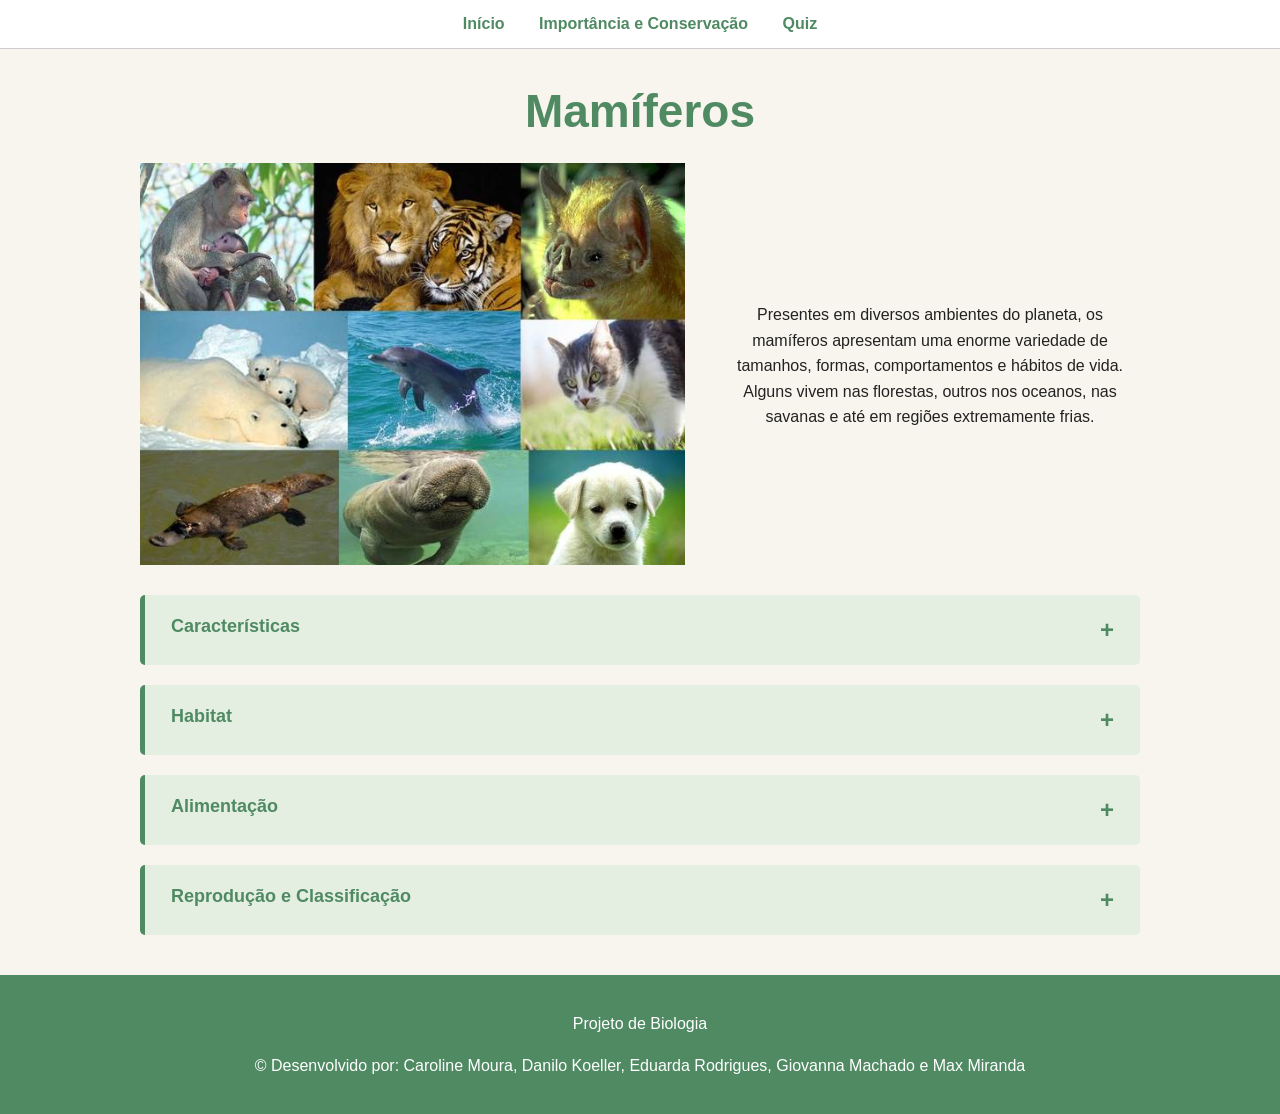
<file: index.html>
<!DOCTYPE html>
<html lang="pt-br">

<head>
    <meta charset="UTF-8">
    <meta name="viewport" content="width=device-width, initial-scale=1.0">

    <title>Introdução | Mamíferos</title>

    <link rel="stylesheet" href="style.css">
</head>

<body>

    <!--MENU-->

    <nav>
        <a href="index.html">Início</a>
        <a href="import.html">Importância e Conservação</a>
        <a href="quiz.html">Quiz</a>
    </nav>


        <!--CABEÇALHO-->

    <header>

        <h1>Mamíferos</h1>


        <!--DESTAQUE DA PÁGINA INICIAL-->

        <div class="destaque-inicio">

            <img
                src="imagens/indeximg.png"
                alt="Imagem de mamíferos"
            >

            <div class="texto-destaque">

                <h2> </h2>

                <p>
                   Presentes em diversos ambientes do planeta, os mamíferos apresentam uma enorme variedade de tamanhos, formas, comportamentos e hábitos de vida. Alguns vivem nas florestas, outros nos oceanos, nas savanas e até em regiões extremamente frias.
                </p>

        

            </div>

        </div>
        </header>
    
    <main>

            <!-- CARACTERÍSTICAS -->

            <article class="acordeao">

                <button class="titulo-acordeao">
                    Características
                    <span>+</span>
                </button>

                <div class="conteudo-acordeao">

                    <p>
                       Os mamíferos são animais vertebrados pertencentes à classe Mammalia, ou seja, possuem coluna vertebral e esqueleto interno. Eles apresentam uma grande diversidade de formas, tamanhos e hábitos, podendo viver em ambientes terrestres, aquáticos, arborícolas e até mesmo no ar. Uma de suas principais características é a presença de glândulas mamárias, responsáveis pela produção de leite que alimenta os filhotes. Além disso, possuem pelos em alguma fase da vida, que ajudam na proteção e na manutenção da temperatura corporal. 
                    </p>

                    <p>
                        Os mamíferos também respiram por meio de pulmões e são endotérmicos, conseguindo regular a própria temperatura corporal por meio do metabolismo. Outra característica exclusiva do grupo é a presença de três pequenos ossos no ouvido médio, responsáveis pela transmissão dos sons. A maioria também possui dentes diferenciados, adaptados aos diferentes tipos de alimentação. Apesar de compartilharem essas características, os mamíferos apresentam diversas adaptações que permitem sua sobrevivência em diferentes ambientes.
                    </p>

                    <p>
                        <strong>Atenção para o ENEM:</strong>
Nem todos os mamíferos vivem em ambientes terrestres. Baleias e golfinhos são mamíferos aquáticos, enquanto os morcegos são capazes de voar. Mesmo assim, todos apresentam características do grupo, como respiração pulmonar, produção de leite e endotermia.
                    </p>

                </div>

            </article>

            <!-- HABITAT -->

            <article class="acordeao">

                <button class="titulo-acordeao">
                    Habitat
                    <span>+</span>
                </button>

                <div class="conteudo-acordeao">

                    <p>
                       Os mamíferos ocupam uma grande variedade de habitats ao redor do planeta, podendo ser encontrados em florestas, savanas, campos, desertos, montanhas, regiões polares, rios e oceanos. Essa ampla distribuição é possível graças às diferentes adaptações que cada espécie desenvolveu para sobreviver às condições do ambiente em que vive.
                    </p>

                    <p>
                        Nas florestas, por exemplo, existem mamíferos que vivem no solo, nas árvores ou se deslocam entre diferentes áreas, como a onça-pintada, a preguiça e o bugio. Em savanas e campos, espécies como o lobo-guará, o tamanduá-bandeira e o veado-campeiro encontram alimento e abrigo em áreas com vegetação mais aberta. Já nos desertos, onde a água é escassa e as temperaturas podem variar bastante, alguns mamíferos apresentam hábitos noturnos e utilizam tocas para se proteger, como o feneco.
                    </p>

                    <p>
                       Em montanhas e regiões frias, animais como o leopardo-das-neves e o iaque possuem adaptações que ajudam a conservar o calor corporal. Nos rios e oceanos, também existem mamíferos adaptados à vida aquática, como baleias, golfinhos, botos e peixes-bois. Apesar de viverem na água, esses animais continuam precisando respirar o ar atmosférico por meio dos pulmões.
                    </p>

                    <p>
                       Essa enorme diversidade de habitats demonstra a capacidade dos mamíferos de se adaptar a diferentes condições ambientais e ocupar praticamente todas as regiões do planeta.
                    </p>

                </div>

            </article>

            <!-- ALIMENTAÇÃO -->

            <article class="acordeao">

                <button class="titulo-acordeao">
                    Alimentação
                    <span>+</span>
                </button>

                <div class="conteudo-acordeao">

                    <p>
                        A alimentação dos mamíferos varia de acordo com a espécie, o habitat e a disponibilidade de alimentos. Eles podem consumir vegetais, outros animais ou uma combinação de diferentes fontes, ocupando diferentes posições nas cadeias alimentares.
                    </p>

                    <p>
                        <ul> 
                            <li>Herbívoros: Alimentam-se principalmente de vegetais, como folhas, frutos, sementes e gramíneas. Muitos possuem dentes adaptados para triturar esses alimentos.</li>
                        </ul>
                    <br>
                    <img class="imagem-acordeao" src="imagens/herbimg.png"  alt="Coala comendo" >
                    </p>
                     

                    <p>
                        <ul>
                            <li>Carnívoros: Alimentam-se principalmente de outros animais. Alguns caçam suas presas, enquanto outros também podem consumir carcaças.</li>
                        </ul>
                    <br>
                    <img class="imagem-acordeao" src="imagens/carnimg.png"  alt="Lobo comendo" >
                    </p>

                    <p>
                        <ul>
                            <li>Onívoros: Consomem alimentos de origem vegetal e animal, aproveitando diferentes recursos disponíveis no ambiente.</li>
                        </ul>
                        <br>
                         <img class="imagem-acordeao" src="imagens/onivimg.png"  alt="Esquilo comendo" >
                    </p>

                    <p>
                        <ul>
                            <li>Insetívoros: Alimentam-se principalmente de insetos e outros pequenos invertebrados. Algumas espécies possuem adaptações para facilitar a captura desses alimentos.</li>
                        </ul>
                        <br>
                        <img class="imagem-acordeao" src="imagens/insetimg.jpg" alt="Tamanduá de pé">
                    </p>

                    <p>Essa diversidade alimentar permite que os mamíferos ocupem diferentes posições nas cadeias alimentares.</p>

                </div>

            </article>

            <!-- REPRODUÇÃO -->

            <article class="acordeao">

                <button class="titulo-acordeao">
                    Reprodução e Classificação
                    <span>+</span>
                </button>

                <div class="conteudo-acordeao">

                    <p>
                       A maioria dos mamíferos apresenta reprodução sexuada e dá à luz filhotes vivos. Entretanto, existem diferenças importantes entre os grupos, principalmente relacionadas ao desenvolvimento dos filhotes. Os mamíferos podem ser classificados em monotremados, marsupiais e placentários.
                    </p>

                    <p>
                        <ul>
                            <li>Monotremados: São mamíferos ovíparos, ou seja, colocam ovos. Após a eclosão, os filhotes recebem leite materno. Esse grupo possui poucas espécies viventes, encontradas principalmente na Austrália e na Nova Guiné.</li>
                        </ul>    
                        <p>Exemplo: ornitorrinco e equidnas</p>
                        <br>
                        <img class="imagem-acordeao" src="imagens/ovipimg.png"  alt="Ornitorrinco no ninho" >
                    </p>

                    <p>
                        <ul>
                            <li>Marsupiais: Os filhotes dos marsupiais nascem em um estágio inicial de desenvolvimento e continuam seu crescimento após o nascimento, enquanto são amamentados. Em muitas espécies, eles permanecem em uma bolsa chamada marsúpio, onde ficam protegidos durante parte do desenvolvimento.</li>
                        </ul>
                        <p>Exemplo: cangurus, coalas e gambás.</p>
                        <br> 
                        <img class="imagem-acordeao" src="imagens/marsimg.png"  alt="Guaxiniam com filhotes" >
                    </p>

                    <p>
                        <ul>
                            <li>Placentários: Nos mamíferos placentários, o embrião se desenvolve dentro do útero materno e recebe nutrientes e oxigênio por meio da placenta durante a gestação. O tempo de gestação varia bastante entre as espécies.</li>
                        </ul>
                        <p>Exemplo: seres humanos, cães, elefantes, morcegos e baleias.</p>
                        <br>
                        <img class="imagem-acordeao" src="imagens/placimg.png"  alt="Macaco com filhote" >
                    </p>

                    <p>
                        <strong>Cuidados com os filhotes</strong>
                        O cuidado parental é importante para muitas espécies de mamíferos. Os pais podem proteger, alimentar e ensinar comportamentos necessários à sobrevivência dos filhotes. A duração desses cuidados varia de acordo com a espécie: enquanto alguns filhotes se tornam independentes rapidamente, outros permanecem dependentes dos pais por longos períodos.
                    </p>


                </div>

            </article>

        </section>

    </main>

    <footer>
        <p>Projeto de Biologia</p>
        <p>&copy Desenvolvido por: Caroline Moura, Danilo Koeller, Eduarda Rodrigues, Giovanna Machado e Max Miranda</p>
    </footer>

    <script src="script.js"></script>

</body>

</html>
</file>
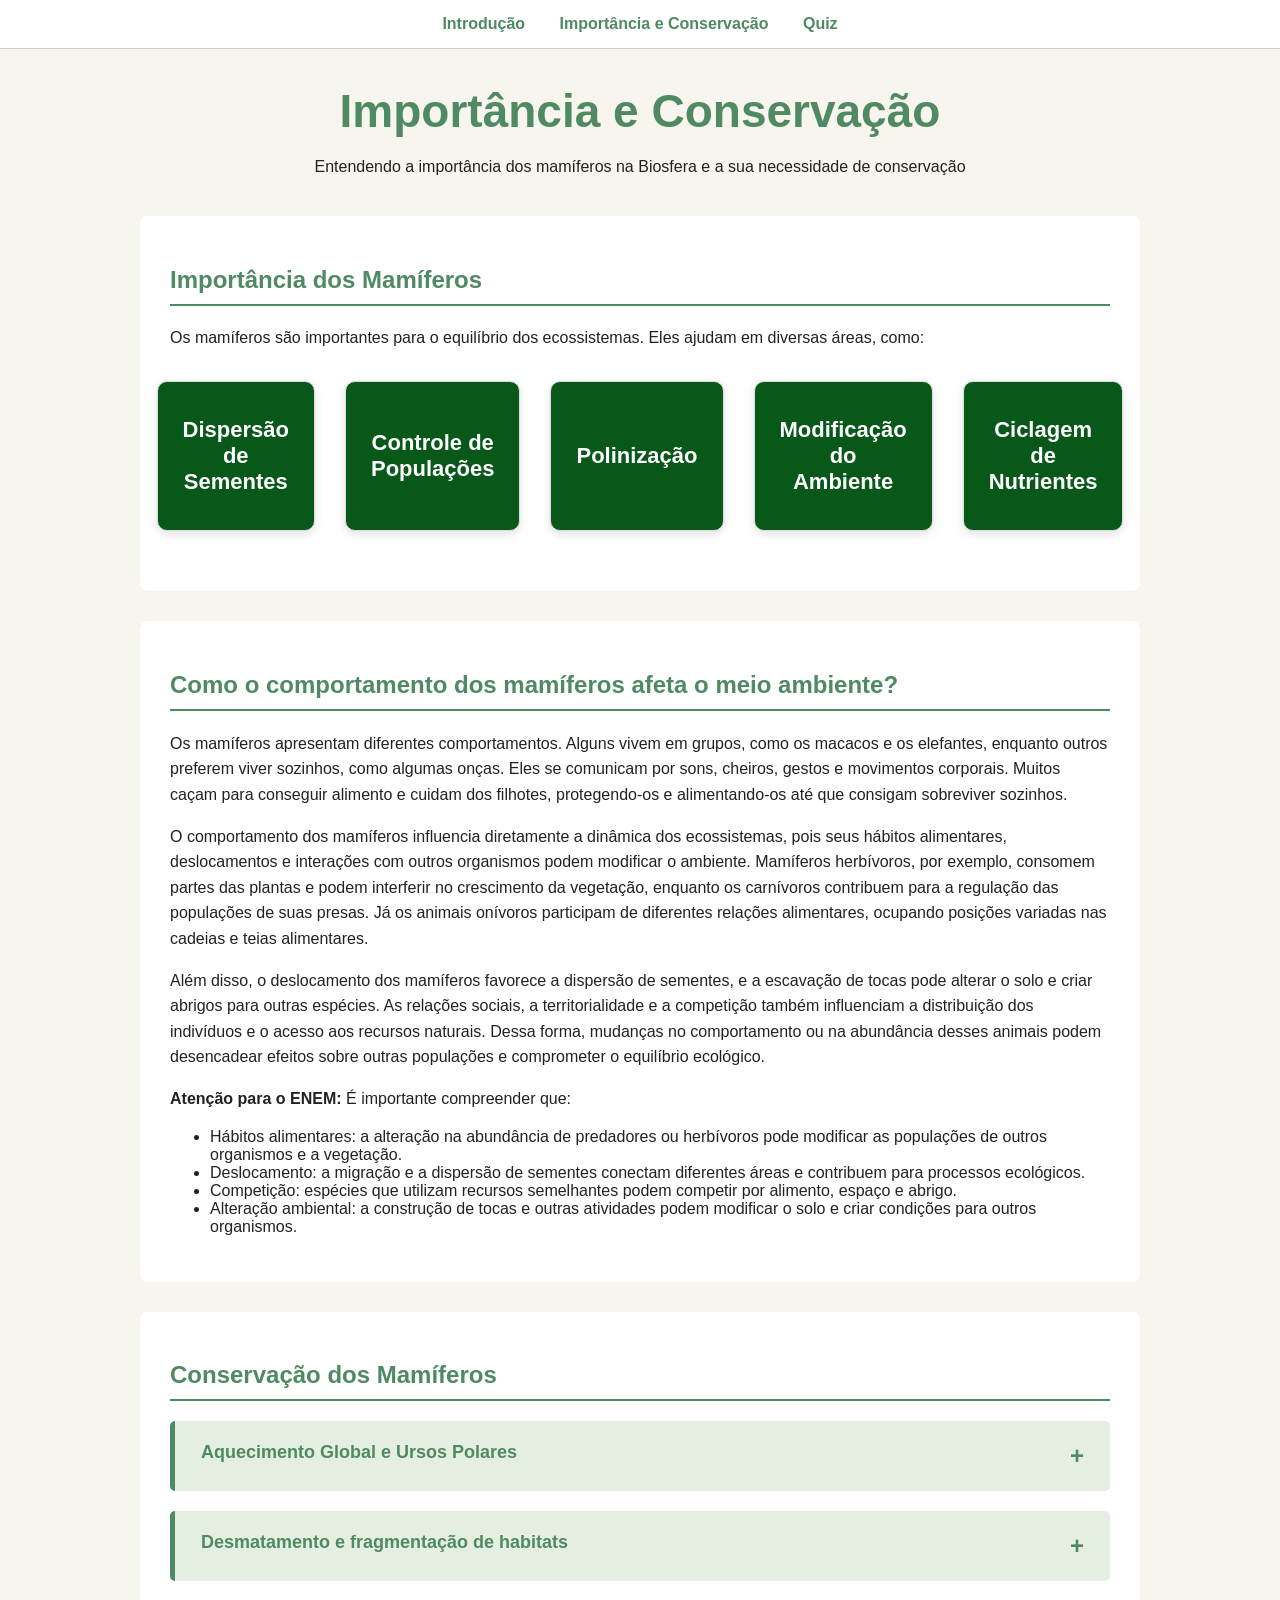
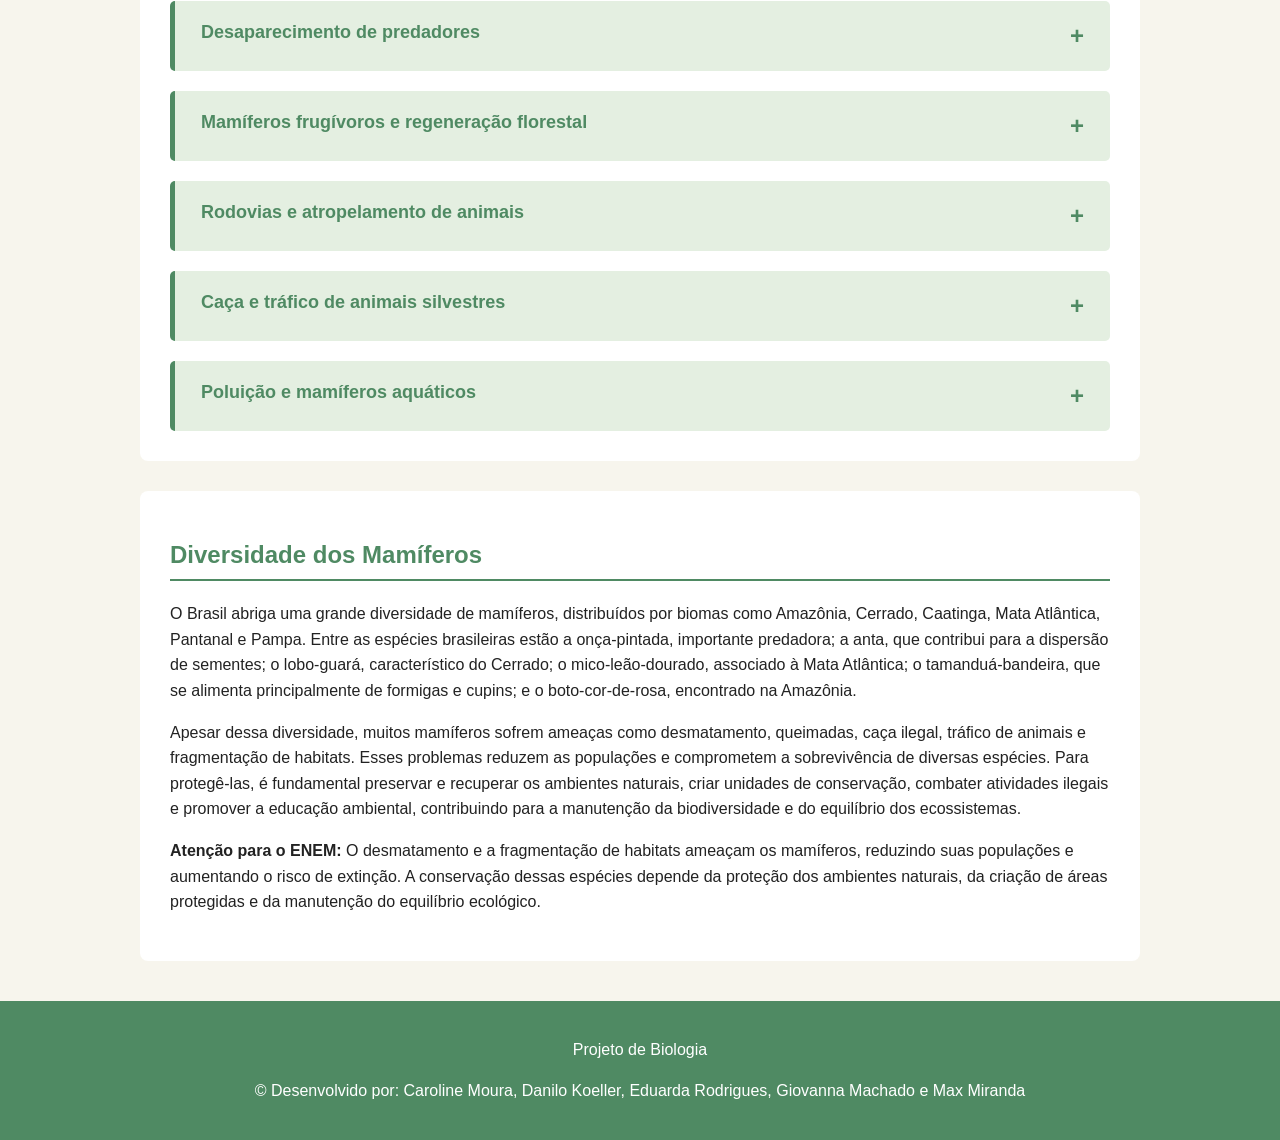
<file: import.html>
<!DOCTYPE html>
<html lang="pt-br">

<head>
    <meta charset="UTF-8">
    <meta name="viewport" content="width=device-width, initial-scale=1.0">

    <title>Importância e Conservação | Mamíferos</title>

    <link rel="stylesheet" href="style.css">
</head>

<body>

    <!-- MENU -->
    <nav>
        <a href="index.html">Introdução</a>
        <a href="import.html">Importância e Conservação</a>
        <a href="quiz.html">Quiz</a>
    </nav>


    <!--CABEÇALHO-->

    <header>

        <h1>Importância e Conservação</h1>
        <p>Entendendo a importância dos mamíferos na Biosfera e a sua necessidade de conservação</p>

    </header>

    <main>

        <!-- IMPORTÂNCIA DOS MAMÍFEROS -->
        <section class="importancia">
        <h2>
            Importância dos Mamíferos
        </h2>

        <p>
            Os mamíferos são importantes para o equilíbrio dos ecossistemas.
            Eles ajudam em diversas áreas, como:
        </p>

        <div class="blocos-importancia">
            <button class="bloco-importancia" onclick="mostrarConteudo('dispersao')">
                <span>Dispersão de Sementes</span>
            </button>

            <button class="bloco-importancia" onclick="mostrarConteudo('controle')">
                <span>Controle de Populações</span>
            </button>
            
            <button class="bloco-importancia" onclick="mostrarConteudo('polinizacao')">
                <span>Polinização</span>
            </button>

            <button class="bloco-importancia" onclick="mostrarConteudo('modificacao')">
                <span>Modificação do Ambiente</span>
            </button>

            <button class="bloco-importancia" onclick="mostrarConteudo('ciclagem')">
                <span>Ciclagem de Nutrientes</span>
            </button>

        </div>

        <!-- CONTEÚDO BOTÕES -->
            <div id="dispersao" class="conteudo" style="display: none;">

                <h3>Dispersão de Sementes</h3>

                <p>
                    Os mamíferos frugívoros, que se alimentam de frutos, desempenham um papel
                    importante na regeneração das florestas. Ao ingerirem frutos, esses animais
                    podem transportar as sementes para outros locais, seja por meio do deslocamento
                    ou da eliminação nas fezes. Esse processo, chamado de dispersão de sementes,
                    contribui para a colonização de novas áreas, a manutenção da diversidade vegetal
                    e a recuperação de ambientes degradados.
                </p>

                <p>
                <strong>Atenção para o ENEM:</strong>
                A redução de mamíferos dispersores pode comprometer a regeneração florestal,
                pois diminui a chegada de sementes a novos locais. Esse fenômeno demonstra
                a interdependência entre animais e plantas e a importância das interações
                ecológicas para a manutenção da biodiversidade.
                </p>

                <img class="imagem-acordeao" src="imagens/dispersao.png" alt="Imagem de um pássaro dispersor de sementes">

            </div>

            <div id="controle" class="conteudo" style="display: none;">

                <h3>Controle de Populações</h3>

                <p>
                    Os mamíferos participam da regulação das populações de outros organismos
                    por meio das relações alimentares. Predadores, como a onça-pintada,
                    contribuem para controlar as populações de suas presas, enquanto herbívoros
                    influenciam a vegetação ao consumir folhas, frutos e outras partes das plantas.
                    Essas interações ajudam a manter o equilíbrio dinâmico dos ecossistemas e
                    influenciam a distribuição e a abundância das espécies.
                </p>

                <p>
                <strong>Atenção para o ENEM:</strong>
                A diminuição de um predador pode provocar o aumento de suas presas e alterar outros
                níveis da cadeia alimentar. Essas consequências podem se propagar pelo ecossistema,
                caracterizando uma cascata trófica. Entretanto, os efeitos dependem das espécies
                envolvidas e das características do ambiente.
                </p>

            </div>

            <div id="polinizacao" class="conteudo" style="display: none;">

                <h3>Polinização</h3>

                <p>
                    Embora seja frequentemente associada aos insetos, a polinização também pode
                    ser realizada por determinados mamíferos. Alguns morcegos, por exemplo,
                    alimentam-se do néctar das flores e transportam grãos de pólen entre elas.
                    Essa transferência favorece a fecundação das plantas e, em espécies vegetais
                    que dependem desse processo, contribui para a formação de frutos e sementes,
                    além de auxiliar na manutenção da diversidade vegetal.
                </p>

                <p>
                <strong>Atenção para o ENEM:</strong>
                A polinização é um exemplo de interação ecológica que pode beneficiar tanto a planta
                quanto o animal: a planta tem seu processo reprodutivo favorecido, enquanto o mamífero
                obtém alimento. Essa relação pode ser classificada como mutualismo quando ambas as
                espécies se beneficiam, especialmente em associações de dependência recíproca.
                </p>

                <img class="imagem-acordeao" src="imagens/polinizacao.png" alt="Imagem de uma abelha polinizando">

            </div>

            <div id="modificacao" class="conteudo" style="display: none;">

                <h3>Modificação do Ambiente</h3>

                <p>
                    Alguns mamíferos modificam fisicamente os ambientes em que vivem. Tatus e
                    outros animais escavadores, por exemplo, constroem tocas que alteram a
                    estrutura do solo e podem servir de abrigo para diferentes organismos.
                    Essas escavações também podem favorecer a infiltração de água e a movimentação
                    de nutrientes. Além disso, os resíduos e a decomposição dos organismos
                    contribuem para a ciclagem de nutrientes, processo essencial à manutenção da
                    fertilidade do solo e da produtividade dos ecossistemas.
                </p>

                <p>
                <strong>Atenção para o ENEM:</strong>
                As alterações provocadas pelos organismos no ambiente demonstram que os seres vivos
                não apenas dependem dos ecossistemas, mas também contribuem para modificá-los.
                Questões podem relacionar essas atividades à estrutura do solo, à disponibilidade
                de recursos e à criação de habitats para outras espécies.
                </p>

                <img class="imagem-acordeao" src="imagens/modificacao.png" alt="Imagem de um tatu cavando">

            </div>

            <div id="ciclagem" class="conteudo" style="display: none;">

                <h3>Ciclagem de Nutrientes</h3>

                <p>
                    Os mamíferos contribuem para a ciclagem de nutrientes ao participar da
                    decomposição indireta da matéria orgânica, da dispersão de sementes e da
                    transferência de nutrientes entre diferentes ambientes. Por meio das fezes
                    e da urina, eles devolvem nutrientes ao solo, onde podem ser reutilizados
                    pelas plantas e por outros organismos. Além disso, ao se alimentarem e se
                    deslocarem, podem transportar nutrientes de uma região para outra, contribuindo
                    para o funcionamento dos ecossistemas.
                </p>

                <p>
                <strong>Atenção para o ENEM:</strong>
                A ciclagem de nutrientes permite a reutilização da matéria nos ecossistemas e
                contribui para a manutenção da fertilidade do solo e do equilíbrio ecológico.
                </p>

            </div>

        </section>

        <!-- COMPORTAMENTO -->
        <section id="comportamento">

        <h2>
            Como o comportamento dos mamíferos afeta o meio ambiente?
        </h2>

            <p>
                Os mamíferos apresentam diferentes comportamentos. Alguns
                vivem em grupos, como os macacos e os elefantes, enquanto
                outros preferem viver sozinhos, como algumas onças. Eles
                se comunicam por sons, cheiros, gestos e movimentos corporais.
                Muitos caçam para conseguir alimento e cuidam dos filhotes,
                protegendo-os e alimentando-os até que consigam sobreviver
                sozinhos.
            </p>

            <p>
                O comportamento dos mamíferos influencia diretamente a
                dinâmica dos ecossistemas, pois seus hábitos alimentares,
                deslocamentos e interações com outros organismos podem
                modificar o ambiente. Mamíferos herbívoros, por exemplo,
                consomem partes das plantas e podem interferir no crescimento
                da vegetação, enquanto os carnívoros contribuem para a
                regulação das populações de suas presas. Já os animais
                onívoros participam de diferentes relações alimentares,
                ocupando posições variadas nas cadeias e teias alimentares.
            </p>

            <p>
                Além disso, o deslocamento dos mamíferos favorece a dispersão
                de sementes, e a escavação de tocas pode alterar o solo e criar
                abrigos para outras espécies. As relações sociais, a
                territorialidade e a competição também influenciam a distribuição
                dos indivíduos e o acesso aos recursos naturais. Dessa forma,
                mudanças no comportamento ou na abundância desses animais podem
                desencadear efeitos sobre outras populações e comprometer o
                equilíbrio ecológico.
            </p>

            <p>
                <strong>Atenção para o ENEM:</strong>
                É importante compreender que:
            </p>

            <ul>
                <li>
                    Hábitos alimentares: a alteração na abundância de predadores ou herbívoros pode modificar as populações de outros organismos e a vegetação.
                </li>
                <li>
                    Deslocamento: a migração e a dispersão de sementes conectam diferentes áreas e contribuem para processos ecológicos.
                </li>
                <li>
                    Competição: espécies que utilizam recursos semelhantes podem competir por alimento, espaço e abrigo.
                </li>
                <li>
                    Alteração ambiental: a construção de tocas e outras atividades podem modificar o solo e criar condições para outros organismos.
                </li>
            </ul>

        </section>

        <!-- CONSERVAÇÃO -->
        <section id="conservacao">

        <h2>
            Conservação dos Mamíferos
        </h2>

        <article class="acordeao">

            <button class="titulo-acordeao">
                Aquecimento Global e Ursos Polares
                <span>+</span>
            </button>

            <div class="conteudo-acordeao">

                <p>
                    O aumento da temperatura média global contribui para o derretimento
                    do gelo marinho do Ártico, reduzindo o habitat utilizado pelos ursos-
                    polares para caçar focas. Com menor acesso ao alimento, esses animais
                    podem enfrentar períodos mais longos de jejum e redução de sua
                    sobrevivência e reprodução.
                </p>

                <p>
                <strong>Atenção para o ENEM:</strong>
                A questão pode relacionar a emissão de gases de efeito estufa à perda de
                habitat e às alterações nas relações alimentares.
                </p>
                
                <img class="imagem-acordeao" src="imagens/ursopolar.png" alt="Imagem de um urso polar deslocado de seu habitat">

            </div>

        </article>

        <article class="acordeao">

            <button class="titulo-acordeao">
                Desmatamento e fragmentação de habitats
                <span>+</span>
            </button>

            <div class="conteudo-acordeao">

                <p>
                    A remoção da vegetação e a divisão de uma floresta em fragmentos
                    isolados reduzem os espaços disponíveis para alimentação, abrigo
                    e reprodução. Populações pequenas e isoladas ficam mais vulneráveis
                    a eventos ambientais, à endogamia e à perda de diversidade genética.
                </p>

                <p>
                <strong>Atenção para o ENEM:</strong>
                Atenção à diferença entre perda de habitat e fragmentação: esta última
                também dificulta o deslocamento e o fluxo gênico entre populações.
                </p>

                <img class="imagem-acordeao" src="imagens/desmatamento.png" alt="Imagem de desmatamento">

            </div>

        </article>

        <article class="acordeao">

            <button class="titulo-acordeao">
                Desaparecimento de predadores
                <span>+</span>
            </button>

            <div class="conteudo-acordeao">

                <p>
                    Quando grandes predadores diminuem, algumas populações de presas podem
                    aumentar e intensificar o consumo de determinados recursos. Isso pode
                    afetar a vegetação e outros organismos, provocando efeitos em diferentes
                    níveis da teia alimentar.
                </p>

                <p>
                <strong>Atenção para o ENEM:</strong>
                O conceito central é a cascata trófica: uma alteração no nível dos predadores
                pode repercutir em outros níveis da cadeia alimentar.
                </p>

            </div>

        </article>

        <article class="acordeao">

            <button class="titulo-acordeao">
                Mamíferos frugívoros e regeneração florestal
                <span>+</span>
            </button>

            <div class="conteudo-acordeao">

                <p>
                    Antas, primatas e outros mamíferos que consomem frutos podem
                    transportar sementes para longe da planta-mãe. A redução desses
                    animais pode limitar a dispersão de certas espécies vegetais e
                    modificar a composição e a regeneração da floresta.
                </p>

                <p>
                <strong>Atenção para o ENEM:</strong>
                A extinção local de um animal pode afetar plantas e outros organismos,
                demonstrando a interdependência entre as espécies.
                </p>

                <img class="imagem-acordeao" src="imagens/frugivoro.png" alt="Imagem de uma animal frugívoro">

            </div>

        </article>

        <article class="acordeao">

            <button class="titulo-acordeao">
                Rodovias e atropelamento de animais
                <span>+</span>
            </button>

            <div class="conteudo-acordeao">

                <p>
                    Rodovias atravessando ambientes naturais podem causar mortalidade por
                    atropelamento e dificultar o deslocamento de mamíferos. A separação de
                    populações pode reduzir o fluxo gênico e aumentar o isolamento,
                    especialmente quando existem poucas rotas alternativas.
                </p>

                <p>
                <strong>Atenção para o ENEM:</strong>
                Passagens de fauna, cercas direcionadoras e planejamento territorial
                podem reduzir impactos, desde que sejam adequados às espécies presentes.
                </p>

                <img class="imagem-acordeao" src="imagens/atropelado.png" alt="Imagem de um tamanduá atropelado">

            </div>

        </article>

        <article class="acordeao">

            <button class="titulo-acordeao">
                Caça e tráfico de animais silvestres
                <span>+</span>
            </button>

            <div class="conteudo-acordeao">

                <p>
                    A retirada de indivíduos da natureza pode diminuir populações e comprometer a
                    reprodução. Quando espécies que dispersam sementes ou controlam outras populações
                    se tornam raras, os efeitos podem ultrapassar a própria espécie explorada.
                </p>

                <p>
                <strong>Atenção para o ENEM:</strong>
                A conservação envolve fiscalização, combate ao comércio ilegal, proteção de habitats
                e ações de educação ambiental.
                </p>

                <img class="imagem-acordeao" src="imagens/trafico.png" alt="Imagem de pássaros sendo traficados">

            </div>

        </article>

        <article class="acordeao">

            <button class="titulo-acordeao">
                Poluição e mamíferos aquáticos
                <span>+</span>
            </button>

            <div class="conteudo-acordeao">

                <p>
                    Resíduos, substâncias tóxicas e poluentes lançados nos ambientes aquáticos
                    podem afetar golfinhos, botos e outros mamíferos. Algumas substâncias
                    persistentes acumulam-se nos organismos e podem atingir concentrações
                    maiores nos níveis tróficos mais elevados.
                </p>

                <p>
                <strong>Atenção para o ENEM:</strong>
                Diferencie bioacumulação, que ocorre no organismo ao longo do tempo,
                de biomagnificação, que corresponde ao aumento da concentração de certos
                contaminantes ao longo da cadeia alimentar.
                </p>

                <img class="imagem-acordeao" src="imagens/foca.png" alt="Imagem de uma foca vítima da poluição marítima">

            </div>

        </article>
        </section>

        <!-- DIVERSIDADE -->
        <section id="diversidade">

        <h2>
            Diversidade dos Mamíferos
        </h2>

            <p>
                O Brasil abriga uma grande diversidade de mamíferos, distribuídos por
                biomas como Amazônia, Cerrado, Caatinga, Mata Atlântica, Pantanal e Pampa.
                Entre as espécies brasileiras estão a onça-pintada, importante predadora;
                a anta, que contribui para a dispersão de sementes; o lobo-guará, característico
                do Cerrado; o mico-leão-dourado, associado à Mata Atlântica; o tamanduá-bandeira,
                que se alimenta principalmente de formigas e cupins; e o boto-cor-de-rosa,
                encontrado na Amazônia.
            </p>

            <p>
                Apesar dessa diversidade, muitos mamíferos sofrem ameaças como desmatamento,
                queimadas, caça ilegal, tráfico de animais e fragmentação de habitats. Esses
                problemas reduzem as populações e comprometem a sobrevivência de diversas
                espécies. Para protegê-las, é fundamental preservar e recuperar os ambientes
                naturais, criar unidades de conservação, combater atividades ilegais e promover
                a educação ambiental, contribuindo para a manutenção da biodiversidade e do
                equilíbrio dos ecossistemas.
            </p>

            <p>
                <strong>Atenção para o ENEM:</strong>
                O desmatamento e a fragmentação de habitats ameaçam os mamíferos, reduzindo
                suas populações e aumentando o risco de extinção. A conservação dessas espécies
                depende da proteção dos ambientes naturais, da criação de áreas protegidas e da
                manutenção do equilíbrio ecológico.
            </p>

        </section>
    </main>

<footer>
        <p>Projeto de Biologia</p>
        <p>&copy Desenvolvido por: Caroline Moura, Danilo Koeller, Eduarda Rodrigues, Giovanna Machado e Max Miranda</p>
    </footer>

    <script src="script.js"></script>

</body>

</html>
</file>
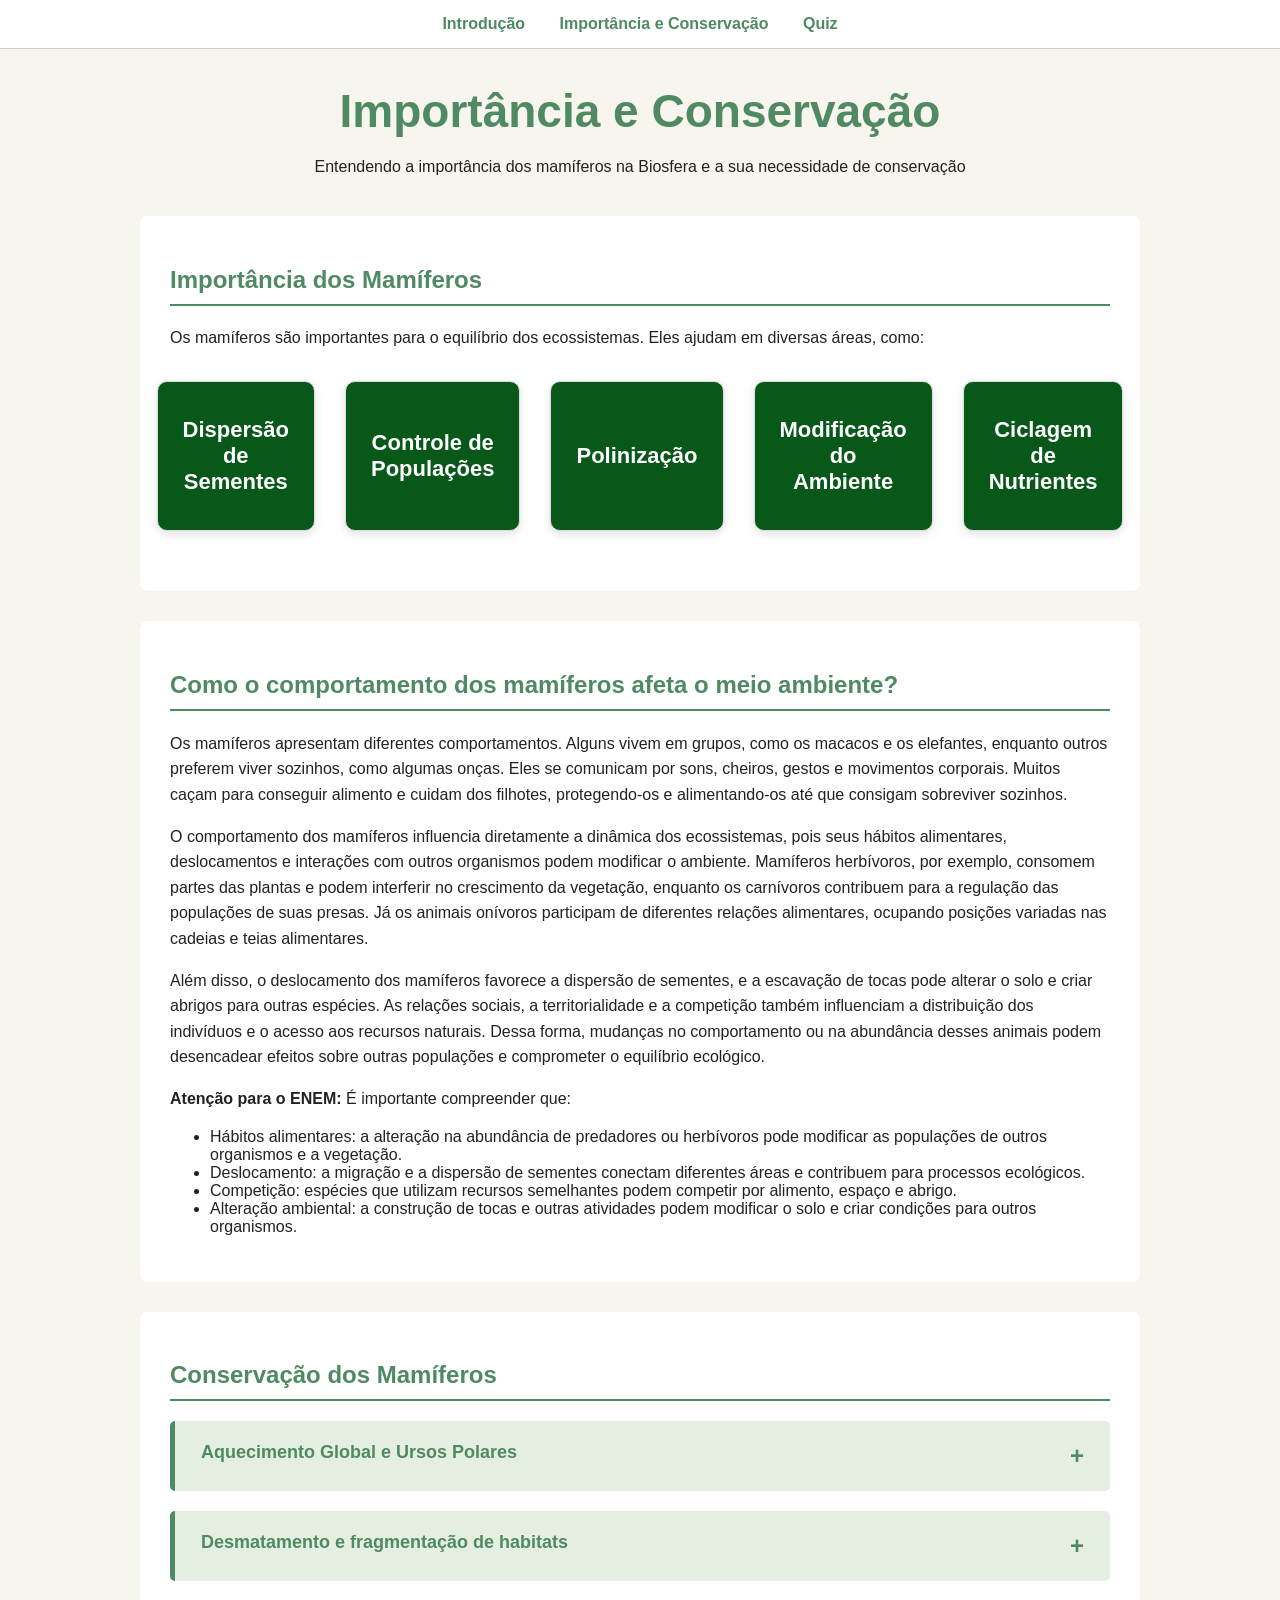
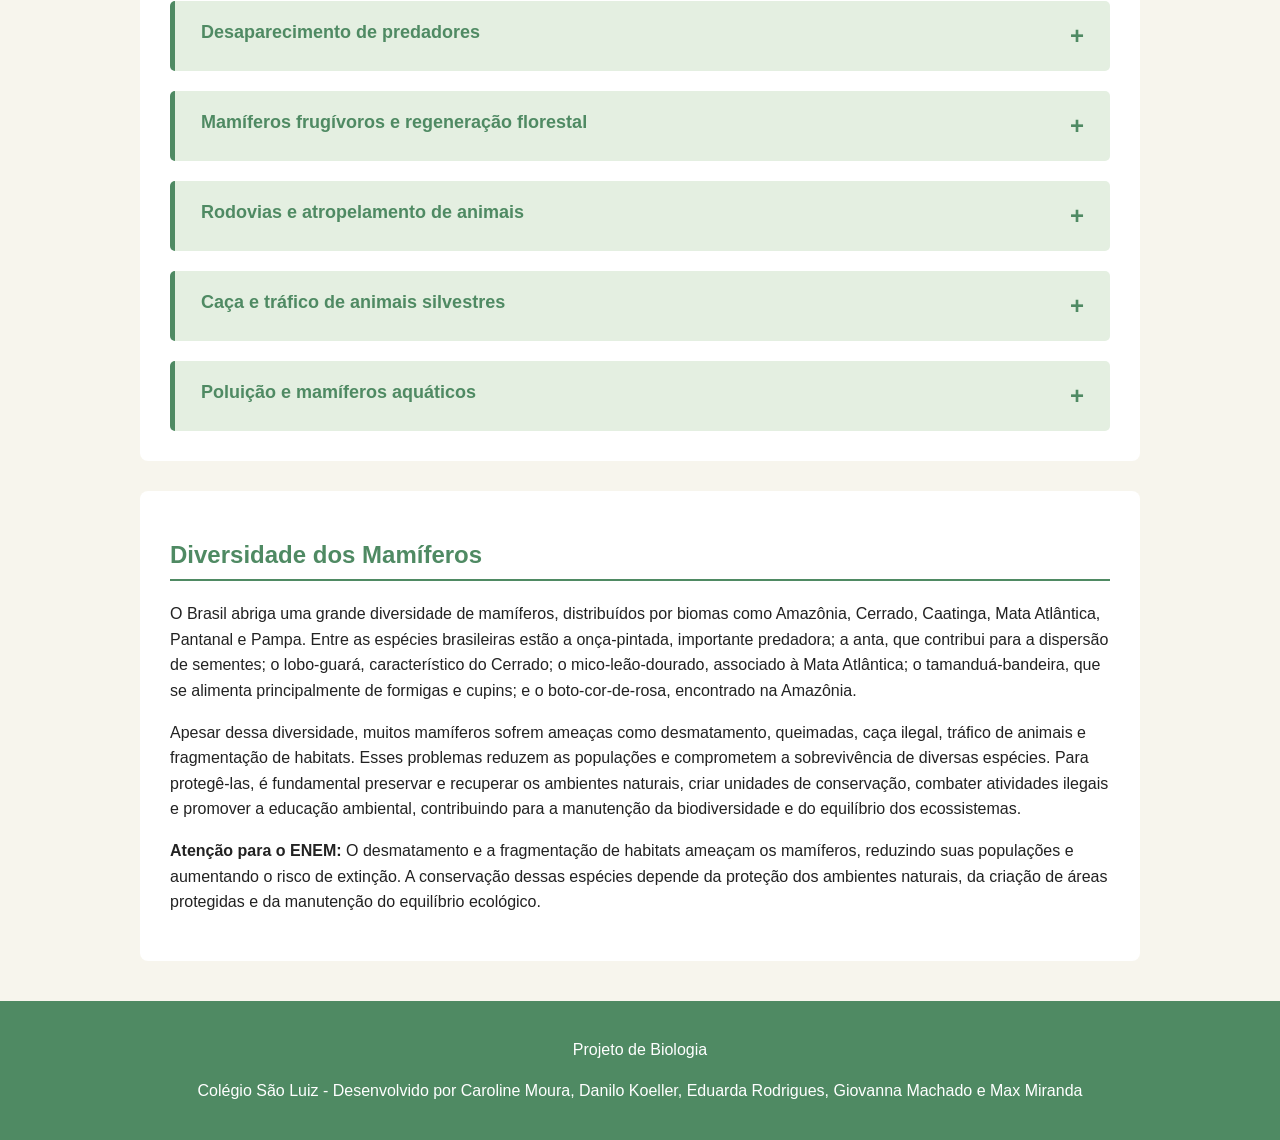
<file: importancia.html>
<!DOCTYPE html>
<html lang="pt-br">

<head>
    <meta charset="UTF-8">
    <meta name="viewport" content="width=device-width, initial-scale=1.0">

    <title>Importância e Conservação | Mamíferos</title>

    <link rel="stylesheet" href="style.css">
</head>

<body>

    <!-- MENU -->
    <nav>
        <a href="index.html">Introdução</a>
        <a href="import.html">Importância e Conservação</a>
        <a href="quiz.html">Quiz</a>
    </nav>


    <!--CABEÇALHO-->

    <header>

        <h1>Importância e Conservação</h1>
        <p>Entendendo a importância dos mamíferos na Biosfera e a sua necessidade de conservação</p>

    </header>

    <main>

        <!-- IMPORTÂNCIA DOS MAMÍFEROS -->
        <section class="importancia">
        <h2>
            Importância dos Mamíferos
        </h2>

        <p>
            Os mamíferos são importantes para o equilíbrio dos ecossistemas.
            Eles ajudam em diversas áreas, como:
        </p>

        <div class="blocos-importancia">
            <button class="bloco-importancia" onclick="mostrarConteudo('dispersao')">
                <span>Dispersão de Sementes</span>
            </button>

            <button class="bloco-importancia" onclick="mostrarConteudo('controle')">
                <span>Controle de Populações</span>
            </button>
            
            <button class="bloco-importancia" onclick="mostrarConteudo('polinizacao')">
                <span>Polinização</span>
            </button>

            <button class="bloco-importancia" onclick="mostrarConteudo('modificacao')">
                <span>Modificação do Ambiente</span>
            </button>

            <button class="bloco-importancia" onclick="mostrarConteudo('ciclagem')">
                <span>Ciclagem de Nutrientes</span>
            </button>

        </div>

        <!-- CONTEÚDO BOTÕES -->
            <div id="dispersao" class="conteudo" style="display: none;">

                <h3>Dispersão de Sementes</h3>

                <p>
                    Os mamíferos frugívoros, que se alimentam de frutos, desempenham um papel
                    importante na regeneração das florestas. Ao ingerirem frutos, esses animais
                    podem transportar as sementes para outros locais, seja por meio do deslocamento
                    ou da eliminação nas fezes. Esse processo, chamado de dispersão de sementes,
                    contribui para a colonização de novas áreas, a manutenção da diversidade vegetal
                    e a recuperação de ambientes degradados.
                </p>

                <p>
                <strong>Atenção para o ENEM:</strong>
                A redução de mamíferos dispersores pode comprometer a regeneração florestal,
                pois diminui a chegada de sementes a novos locais. Esse fenômeno demonstra
                a interdependência entre animais e plantas e a importância das interações
                ecológicas para a manutenção da biodiversidade.
                </p>

                <img class="imagem-acordeao" src="imagens/dispersao.png" alt="Imagem de um pássaro dispersor de sementes">

            </div>

            <div id="controle" class="conteudo" style="display: none;">

                <h3>Controle de Populações</h3>

                <p>
                    Os mamíferos participam da regulação das populações de outros organismos
                    por meio das relações alimentares. Predadores, como a onça-pintada,
                    contribuem para controlar as populações de suas presas, enquanto herbívoros
                    influenciam a vegetação ao consumir folhas, frutos e outras partes das plantas.
                    Essas interações ajudam a manter o equilíbrio dinâmico dos ecossistemas e
                    influenciam a distribuição e a abundância das espécies.
                </p>

                <p>
                <strong>Atenção para o ENEM:</strong>
                A diminuição de um predador pode provocar o aumento de suas presas e alterar outros
                níveis da cadeia alimentar. Essas consequências podem se propagar pelo ecossistema,
                caracterizando uma cascata trófica. Entretanto, os efeitos dependem das espécies
                envolvidas e das características do ambiente.
                </p>

            </div>

            <div id="polinizacao" class="conteudo" style="display: none;">

                <h3>Polinização</h3>

                <p>
                    Embora seja frequentemente associada aos insetos, a polinização também pode
                    ser realizada por determinados mamíferos. Alguns morcegos, por exemplo,
                    alimentam-se do néctar das flores e transportam grãos de pólen entre elas.
                    Essa transferência favorece a fecundação das plantas e, em espécies vegetais
                    que dependem desse processo, contribui para a formação de frutos e sementes,
                    além de auxiliar na manutenção da diversidade vegetal.
                </p>

                <p>
                <strong>Atenção para o ENEM:</strong>
                A polinização é um exemplo de interação ecológica que pode beneficiar tanto a planta
                quanto o animal: a planta tem seu processo reprodutivo favorecido, enquanto o mamífero
                obtém alimento. Essa relação pode ser classificada como mutualismo quando ambas as
                espécies se beneficiam, especialmente em associações de dependência recíproca.
                </p>

                <img class="imagem-acordeao" src="imagens/polinizacao.png" alt="Imagem de uma abelha polinizando">

            </div>

            <div id="modificacao" class="conteudo" style="display: none;">

                <h3>Modificação do Ambiente</h3>

                <p>
                    Alguns mamíferos modificam fisicamente os ambientes em que vivem. Tatus e
                    outros animais escavadores, por exemplo, constroem tocas que alteram a
                    estrutura do solo e podem servir de abrigo para diferentes organismos.
                    Essas escavações também podem favorecer a infiltração de água e a movimentação
                    de nutrientes. Além disso, os resíduos e a decomposição dos organismos
                    contribuem para a ciclagem de nutrientes, processo essencial à manutenção da
                    fertilidade do solo e da produtividade dos ecossistemas.
                </p>

                <p>
                <strong>Atenção para o ENEM:</strong>
                As alterações provocadas pelos organismos no ambiente demonstram que os seres vivos
                não apenas dependem dos ecossistemas, mas também contribuem para modificá-los.
                Questões podem relacionar essas atividades à estrutura do solo, à disponibilidade
                de recursos e à criação de habitats para outras espécies.
                </p>

                <img class="imagem-acordeao" src="imagens/modificacao.png" alt="Imagem de um tatu cavando">

            </div>

            <div id="ciclagem" class="conteudo" style="display: none;">

                <h3>Ciclagem de Nutrientes</h3>

                <p>
                    Os mamíferos contribuem para a ciclagem de nutrientes ao participar da
                    decomposição indireta da matéria orgânica, da dispersão de sementes e da
                    transferência de nutrientes entre diferentes ambientes. Por meio das fezes
                    e da urina, eles devolvem nutrientes ao solo, onde podem ser reutilizados
                    pelas plantas e por outros organismos. Além disso, ao se alimentarem e se
                    deslocarem, podem transportar nutrientes de uma região para outra, contribuindo
                    para o funcionamento dos ecossistemas.
                </p>

                <p>
                <strong>Atenção para o ENEM:</strong>
                A ciclagem de nutrientes permite a reutilização da matéria nos ecossistemas e
                contribui para a manutenção da fertilidade do solo e do equilíbrio ecológico.
                </p>

            </div>

        </section>

        <!-- COMPORTAMENTO -->
        <section id="comportamento">

        <h2>
            Como o comportamento dos mamíferos afeta o meio ambiente?
        </h2>

            <p>
                Os mamíferos apresentam diferentes comportamentos. Alguns
                vivem em grupos, como os macacos e os elefantes, enquanto
                outros preferem viver sozinhos, como algumas onças. Eles
                se comunicam por sons, cheiros, gestos e movimentos corporais.
                Muitos caçam para conseguir alimento e cuidam dos filhotes,
                protegendo-os e alimentando-os até que consigam sobreviver
                sozinhos.
            </p>

            <p>
                O comportamento dos mamíferos influencia diretamente a
                dinâmica dos ecossistemas, pois seus hábitos alimentares,
                deslocamentos e interações com outros organismos podem
                modificar o ambiente. Mamíferos herbívoros, por exemplo,
                consomem partes das plantas e podem interferir no crescimento
                da vegetação, enquanto os carnívoros contribuem para a
                regulação das populações de suas presas. Já os animais
                onívoros participam de diferentes relações alimentares,
                ocupando posições variadas nas cadeias e teias alimentares.
            </p>

            <p>
                Além disso, o deslocamento dos mamíferos favorece a dispersão
                de sementes, e a escavação de tocas pode alterar o solo e criar
                abrigos para outras espécies. As relações sociais, a
                territorialidade e a competição também influenciam a distribuição
                dos indivíduos e o acesso aos recursos naturais. Dessa forma,
                mudanças no comportamento ou na abundância desses animais podem
                desencadear efeitos sobre outras populações e comprometer o
                equilíbrio ecológico.
            </p>

            <p>
                <strong>Atenção para o ENEM:</strong>
                É importante compreender que:
            </p>

            <ul>
                <li>
                    Hábitos alimentares: a alteração na abundância de predadores ou herbívoros pode modificar as populações de outros organismos e a vegetação.
                </li>
                <li>
                    Deslocamento: a migração e a dispersão de sementes conectam diferentes áreas e contribuem para processos ecológicos.
                </li>
                <li>
                    Competição: espécies que utilizam recursos semelhantes podem competir por alimento, espaço e abrigo.
                </li>
                <li>
                    Alteração ambiental: a construção de tocas e outras atividades podem modificar o solo e criar condições para outros organismos.
                </li>
            </ul>

        </section>

        <!-- CONSERVAÇÃO -->
        <section id="conservacao">

        <h2>
            Conservação dos Mamíferos
        </h2>

        <article class="acordeao">

            <button class="titulo-acordeao">
                Aquecimento Global e Ursos Polares
                <span>+</span>
            </button>

            <div class="conteudo-acordeao">

                <p>
                    O aumento da temperatura média global contribui para o derretimento
                    do gelo marinho do Ártico, reduzindo o habitat utilizado pelos ursos-
                    polares para caçar focas. Com menor acesso ao alimento, esses animais
                    podem enfrentar períodos mais longos de jejum e redução de sua
                    sobrevivência e reprodução.
                </p>

                <p>
                <strong>Atenção para o ENEM:</strong>
                A questão pode relacionar a emissão de gases de efeito estufa à perda de
                habitat e às alterações nas relações alimentares.
                </p>
                
                <img class="imagem-acordeao" src="imagens/ursopolar.png" alt="Imagem de um urso polar deslocado de seu habitat">

            </div>

        </article>

        <article class="acordeao">

            <button class="titulo-acordeao">
                Desmatamento e fragmentação de habitats
                <span>+</span>
            </button>

            <div class="conteudo-acordeao">

                <p>
                    A remoção da vegetação e a divisão de uma floresta em fragmentos
                    isolados reduzem os espaços disponíveis para alimentação, abrigo
                    e reprodução. Populações pequenas e isoladas ficam mais vulneráveis
                    a eventos ambientais, à endogamia e à perda de diversidade genética.
                </p>

                <p>
                <strong>Atenção para o ENEM:</strong>
                Atenção à diferença entre perda de habitat e fragmentação: esta última
                também dificulta o deslocamento e o fluxo gênico entre populações.
                </p>

                <img class="imagem-acordeao" src="imagens/desmatamento.png" alt="Imagem de desmatamento">

            </div>

        </article>

        <article class="acordeao">

            <button class="titulo-acordeao">
                Desaparecimento de predadores
                <span>+</span>
            </button>

            <div class="conteudo-acordeao">

                <p>
                    Quando grandes predadores diminuem, algumas populações de presas podem
                    aumentar e intensificar o consumo de determinados recursos. Isso pode
                    afetar a vegetação e outros organismos, provocando efeitos em diferentes
                    níveis da teia alimentar.
                </p>

                <p>
                <strong>Atenção para o ENEM:</strong>
                O conceito central é a cascata trófica: uma alteração no nível dos predadores
                pode repercutir em outros níveis da cadeia alimentar.
                </p>

            </div>

        </article>

        <article class="acordeao">

            <button class="titulo-acordeao">
                Mamíferos frugívoros e regeneração florestal
                <span>+</span>
            </button>

            <div class="conteudo-acordeao">

                <p>
                    Antas, primatas e outros mamíferos que consomem frutos podem
                    transportar sementes para longe da planta-mãe. A redução desses
                    animais pode limitar a dispersão de certas espécies vegetais e
                    modificar a composição e a regeneração da floresta.
                </p>

                <p>
                <strong>Atenção para o ENEM:</strong>
                A extinção local de um animal pode afetar plantas e outros organismos,
                demonstrando a interdependência entre as espécies.
                </p>

                <img class="imagem-acordeao" src="imagens/frugivoro.png" alt="Imagem de uma animal frugívoro">

            </div>

        </article>

        <article class="acordeao">

            <button class="titulo-acordeao">
                Rodovias e atropelamento de animais
                <span>+</span>
            </button>

            <div class="conteudo-acordeao">

                <p>
                    Rodovias atravessando ambientes naturais podem causar mortalidade por
                    atropelamento e dificultar o deslocamento de mamíferos. A separação de
                    populações pode reduzir o fluxo gênico e aumentar o isolamento,
                    especialmente quando existem poucas rotas alternativas.
                </p>

                <p>
                <strong>Atenção para o ENEM:</strong>
                Passagens de fauna, cercas direcionadoras e planejamento territorial
                podem reduzir impactos, desde que sejam adequados às espécies presentes.
                </p>

                <img class="imagem-acordeao" src="imagens/atropelado.png" alt="Imagem de um tamanduá atropelado">

            </div>

        </article>

        <article class="acordeao">

            <button class="titulo-acordeao">
                Caça e tráfico de animais silvestres
                <span>+</span>
            </button>

            <div class="conteudo-acordeao">

                <p>
                    A retirada de indivíduos da natureza pode diminuir populações e comprometer a
                    reprodução. Quando espécies que dispersam sementes ou controlam outras populações
                    se tornam raras, os efeitos podem ultrapassar a própria espécie explorada.
                </p>

                <p>
                <strong>Atenção para o ENEM:</strong>
                A conservação envolve fiscalização, combate ao comércio ilegal, proteção de habitats
                e ações de educação ambiental.
                </p>

                <img class="imagem-acordeao" src="imagens/trafico.png" alt="Imagem de pássaros sendo traficados">

            </div>

        </article>

        <article class="acordeao">

            <button class="titulo-acordeao">
                Poluição e mamíferos aquáticos
                <span>+</span>
            </button>

            <div class="conteudo-acordeao">

                <p>
                    Resíduos, substâncias tóxicas e poluentes lançados nos ambientes aquáticos
                    podem afetar golfinhos, botos e outros mamíferos. Algumas substâncias
                    persistentes acumulam-se nos organismos e podem atingir concentrações
                    maiores nos níveis tróficos mais elevados.
                </p>

                <p>
                <strong>Atenção para o ENEM:</strong>
                Diferencie bioacumulação, que ocorre no organismo ao longo do tempo,
                de biomagnificação, que corresponde ao aumento da concentração de certos
                contaminantes ao longo da cadeia alimentar.
                </p>

                <img class="imagem-acordeao" src="imagens/foca.png" alt="Imagem de uma foca vítima da poluição marítima">

            </div>

        </article>
        </section>

        <!-- DIVERSIDADE -->
        <section id="diversidade">

        <h2>
            Diversidade dos Mamíferos
        </h2>

            <p>
                O Brasil abriga uma grande diversidade de mamíferos, distribuídos por
                biomas como Amazônia, Cerrado, Caatinga, Mata Atlântica, Pantanal e Pampa.
                Entre as espécies brasileiras estão a onça-pintada, importante predadora;
                a anta, que contribui para a dispersão de sementes; o lobo-guará, característico
                do Cerrado; o mico-leão-dourado, associado à Mata Atlântica; o tamanduá-bandeira,
                que se alimenta principalmente de formigas e cupins; e o boto-cor-de-rosa,
                encontrado na Amazônia.
            </p>

            <p>
                Apesar dessa diversidade, muitos mamíferos sofrem ameaças como desmatamento,
                queimadas, caça ilegal, tráfico de animais e fragmentação de habitats. Esses
                problemas reduzem as populações e comprometem a sobrevivência de diversas
                espécies. Para protegê-las, é fundamental preservar e recuperar os ambientes
                naturais, criar unidades de conservação, combater atividades ilegais e promover
                a educação ambiental, contribuindo para a manutenção da biodiversidade e do
                equilíbrio dos ecossistemas.
            </p>

            <p>
                <strong>Atenção para o ENEM:</strong>
                O desmatamento e a fragmentação de habitats ameaçam os mamíferos, reduzindo
                suas populações e aumentando o risco de extinção. A conservação dessas espécies
                depende da proteção dos ambientes naturais, da criação de áreas protegidas e da
                manutenção do equilíbrio ecológico.
            </p>

        </section>
    </main>

<footer>
        <p>Projeto de Biologia</p>
        <p>Colégio São Luiz  - Desenvolvido por Caroline Moura, Danilo Koeller, Eduarda Rodrigues, Giovanna Machado e Max Miranda</p>
    </footer>

    <script src="script.js"></script>

</body>

</html>
</file>
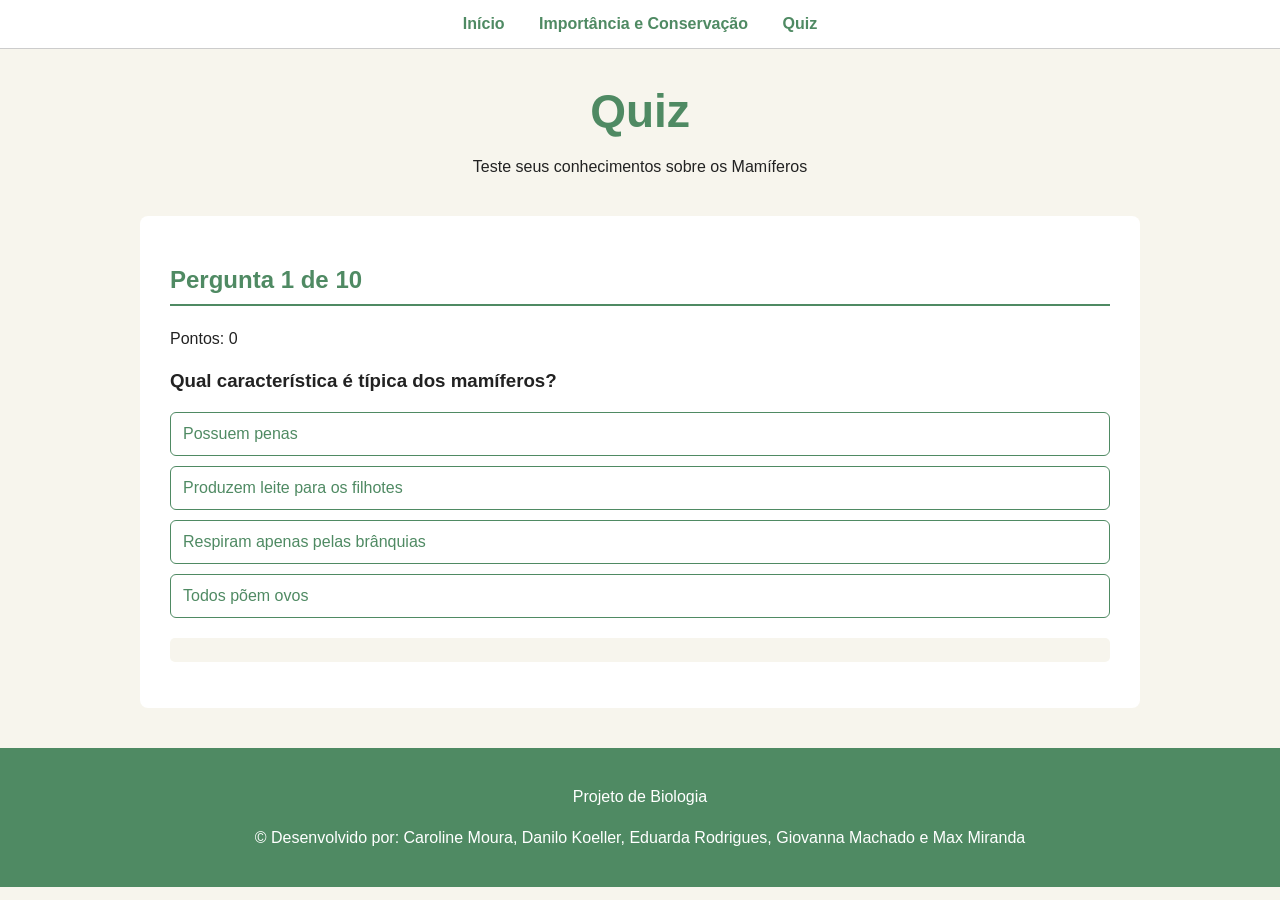
<file: quiz.html>
<!DOCTYPE html>
<html lang="pt-br">

<head>
    <meta charset="UTF-8">
    <meta name="viewport" content="width=device-width, initial-scale=1.0">

    <title>Quiz | Mamíferos</title>

    <link rel="stylesheet" href="style.css">
</head>

<body>

    <!--MENU-->

    <nav>
        <a href="index.html">Início</a>
        <a href="import.html">Importância e Conservação</a>
        <a href="quiz.html">Quiz</a>
    </nav>


    <!--CABEÇALHO-->

    <header>

        <h1>Quiz</h1>
        <p>Teste seus conhecimentos sobre os Mamíferos</p>

    </header>

    <main>

        <section>

            <h2 id="progresso"></h2>

            <div id="quiz-container">

                <p id="pontuacao">Pontos: 0</p>

                <h3 id="pergunta"></h3>

                <div id="alternativas"></div>

                <p id="feedback"></p>

                <button id="proxima" onclick="proximaPergunta()">
                    Próxima pergunta
                </button>

            </div>

        </section>

    </main>

<footer>
        <p>Projeto de Biologia</p>
        <p>&copy Desenvolvido por: Caroline Moura, Danilo Koeller, Eduarda Rodrigues, Giovanna Machado e Max Miranda</p>
    </footer>

    <script src="script.js"></script>

</body>

</html>
</file>
<file: style.css>
:root {
    --primary-color: #4F8A63;
    --accent-color: #1F4D3A;
    --bg-light: #F7F5ED;
    --bg-card: #E4EFE1;
    --text-dark: #222;
    --border-radius: 5px;
    --transition-fast: 0.3s;
}

html {
    scroll-behavior: smooth;
}

body {
    margin: 0;
    font-family: Arial, sans-serif;
    background-color: var(--bg-light);
    color: var(--text-dark);
}

p {
    line-height: 1.6;
}

/*PADRONIZAÇÃO DE CORES E TEXTOS*/
header .bloco-quadrante span {
    color: #777;
}

header, nav {
    text-align: center;
}

header h1, section h2, article h3, .titulo-acordeao, .bloco-quadrante h2, .bloco-quadrante h3, 
.conteudo h3, #progresso, #alternativas button {
    color: var(--primary-color);
}

header {
    background-color: var(--bg-light);
    padding: 35px 20px 10px;
}

header h1 {
    margin: 0;
    font-size: 46px;
}

nav {
    background-color: white;
    padding: 15px;
    border-bottom: 1px solid #ccc;
    position: sticky;
    top: 0;
    z-index: 1000;
}

nav a {
    color: var(--primary-color);
    text-decoration: none;
    margin: 0 15px;
    font-weight: bold;
}

nav a:hover {
    background-color: rgb(235, 233, 233);
    border-radius: 10px;
}

#menu-inicio{
    width: 25px;
    text-align: center;
  }

main {
    width: 85%;
    max-width: 1000px;
    margin: auto;
}

section {
    background-color: white;
    margin: 10px 0 30px;
    padding: 30px;
    border-radius: 8px;
}

section h2 {
    border-bottom: 2px solid var(--primary-color);
    padding-bottom: 10px;
}

article {
    background-color: var(--bg-card);
    padding: 20px;
    margin-top: 20px;
    border-left: 5px solid var(--primary-color);
    border-radius: var(--border-radius);
}

.conteudo{
    background-color: var(--bg-card);
    padding: 20px;
    margin-top: 20px;
    border-radius: var(--border-radius);
}

article h3, .conteudo h3 {
    margin-top: 0;
}

.destaque-inicio {
    max-width: 1000px;
    margin: 25px auto 0;
    display: flex;
    align-items: center;
    gap: 35px;
}

.imagem-resumo {
    width: 800px;
    height: auto;
    border-radius: 8px;
}

/* Acordeão */
.titulo-acordeao {
    width: 100%;
    background: transparent;
    border: none;
    font-size: 18px;
    font-weight: bold;
    cursor: pointer;
    display: flex;
    justify-content: space-between;
}

.titulo-acordeao span { font-size: 24px; }
.conteudo-acordeao {
    max-width: 1000px;
    margin: 25px auto 0;
    display: none;
    align-items: center;
    gap: 35px;
}

.imagem-acordeao { 
    width: 500px;
    height: auto;
    border-radius: 8px;
    margin-left: 10px;
}

/* Blocos */
.blocos-importancia {
    display: flex;
    align-items: center;
    justify-content: center;
    gap: 30px;
    margin: 30px 0;
}

.bloco-importancia {
    width: 280px;
    min-height: 150px;
    background-color: #08581a;
    border: 1px solid #ddd;
    border-radius: 10px;
    padding: 25px;
    cursor: pointer;
    box-shadow: 0 3px 8px rgba(0, 0, 0, 0.12);
    transition: var(--transition-fast);
}

.bloco-importancia:hover {
    transform: translateY(-5px);
}

.bloco-importancia { margin-top: 0; font-size: 22px; color: white; font-weight: bold; }
.bloco-importancia p { font-size: 16px; }
.conteudo { display: none; border-left: 5px solid #08581a; }
.conteudo h3 { color: #08581a; }

/*COMPONENTE DO QUIZ E RODAPÉ*/
#quiz-container { margin-top: 20px; }
#progresso { font-weight: bold; }

#alternativas {
    display: flex;
    flex-direction: column;
    gap: 10px;
    margin: 20px 0;
}

#alternativas button {
    padding: 12px;
    border: 1px solid var(--primary-color);
    border-radius: 6px;
    background-color: white;
    cursor: pointer;
    text-align: left;
    font-size: 16px;
}

#alternativas button:hover { background-color: #e8edf2; }

#alternativas button.correta {
    background-color: #d4edda;
    border-color: #2e7d32;
    color: #1b5e20;
}

#alternativas button.errada {
    background-color: #f8d7da;
    border-color: #c62828;
    color: #8e0000;
}

#alternativas button:disabled { cursor: default; }

#feedback {
    margin-top: 15px;
    padding: 12px;
    background-color: var(--bg-light);
    border-radius: var(--border-radius);
    font-weight: bold;
}

#proxima, #refazer {
    background-color: var(--primary-color);
    color: white;
    border: none;
    padding: 12px 20px;
    border-radius: 6px;
    cursor: pointer;
}

#proxima { display: none; }
#refazer { font-weight: bold; }
#proxima:hover, #refazer:hover { background-color: var(--accent-color); }

footer {
    background-color: var(--primary-color);
    color: white;
    text-align: center;
    padding: 20px;
    margin-top: 40px;
}
</file>
